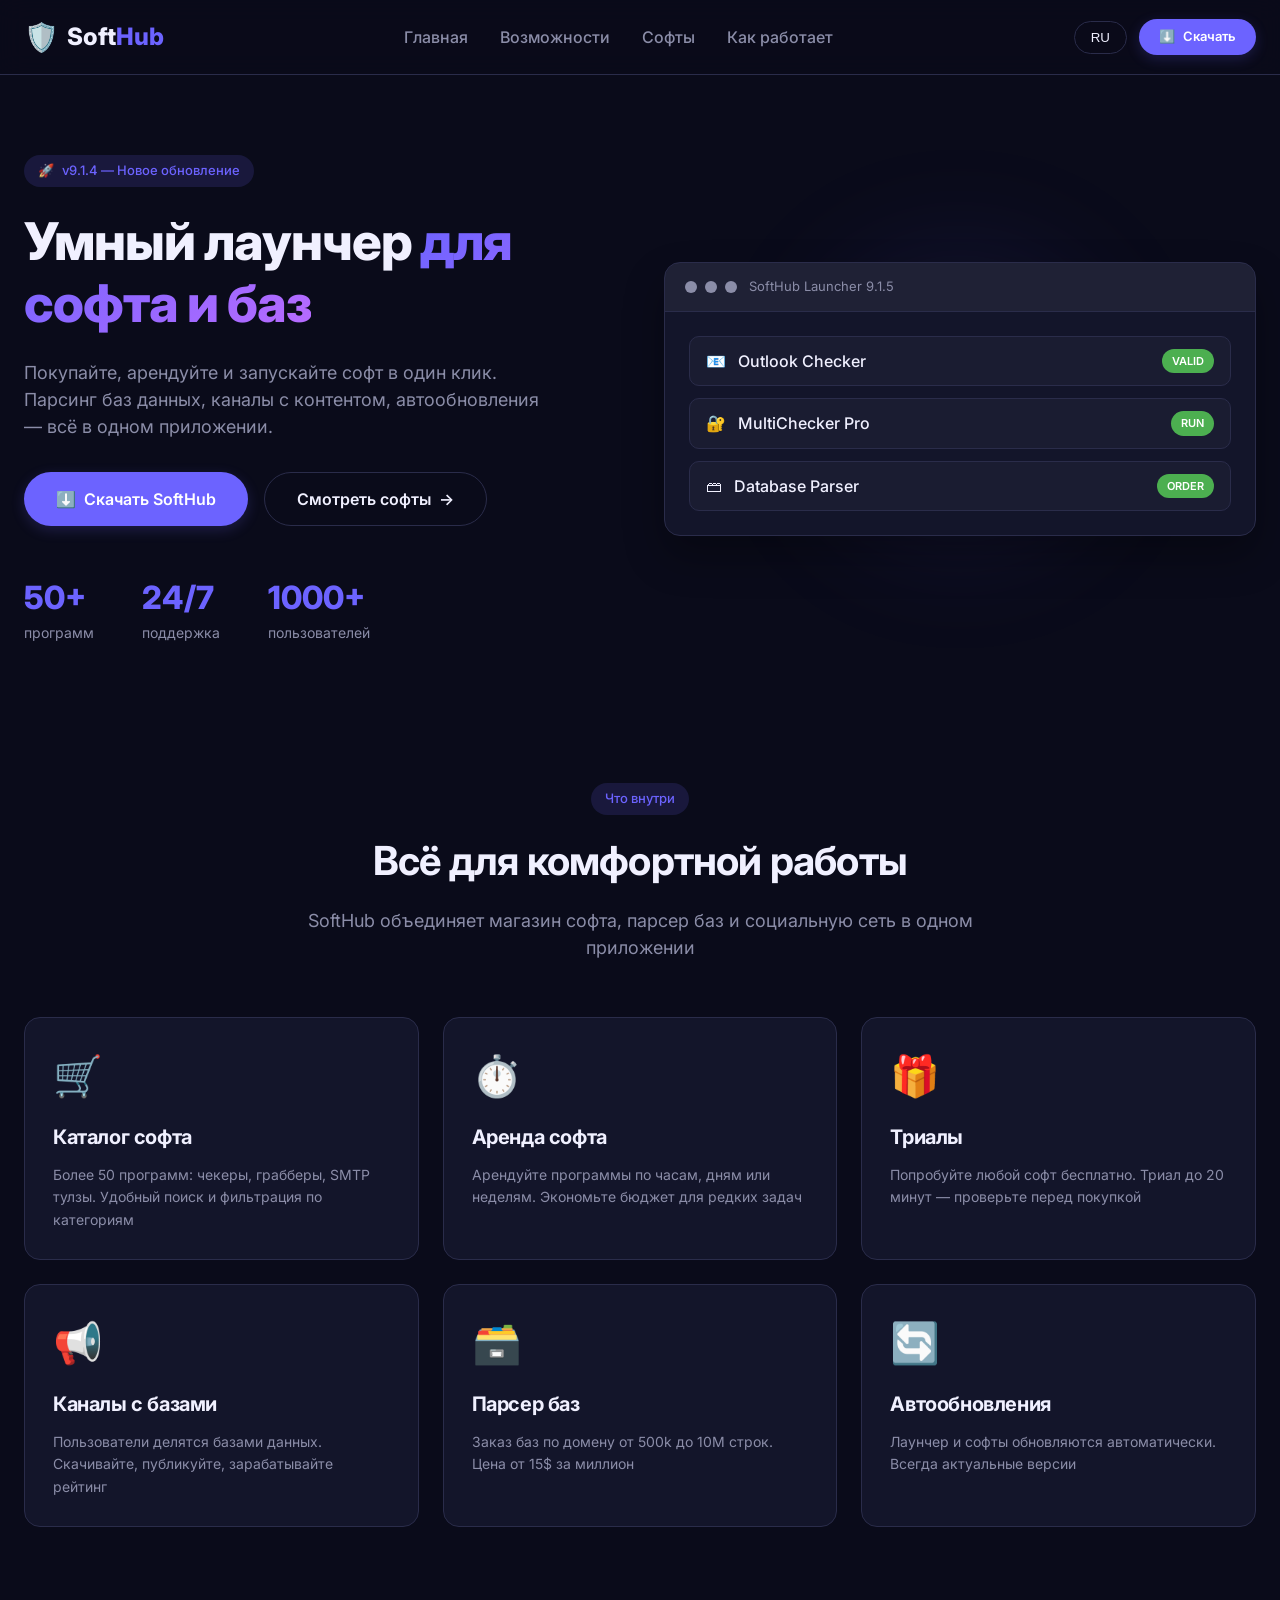
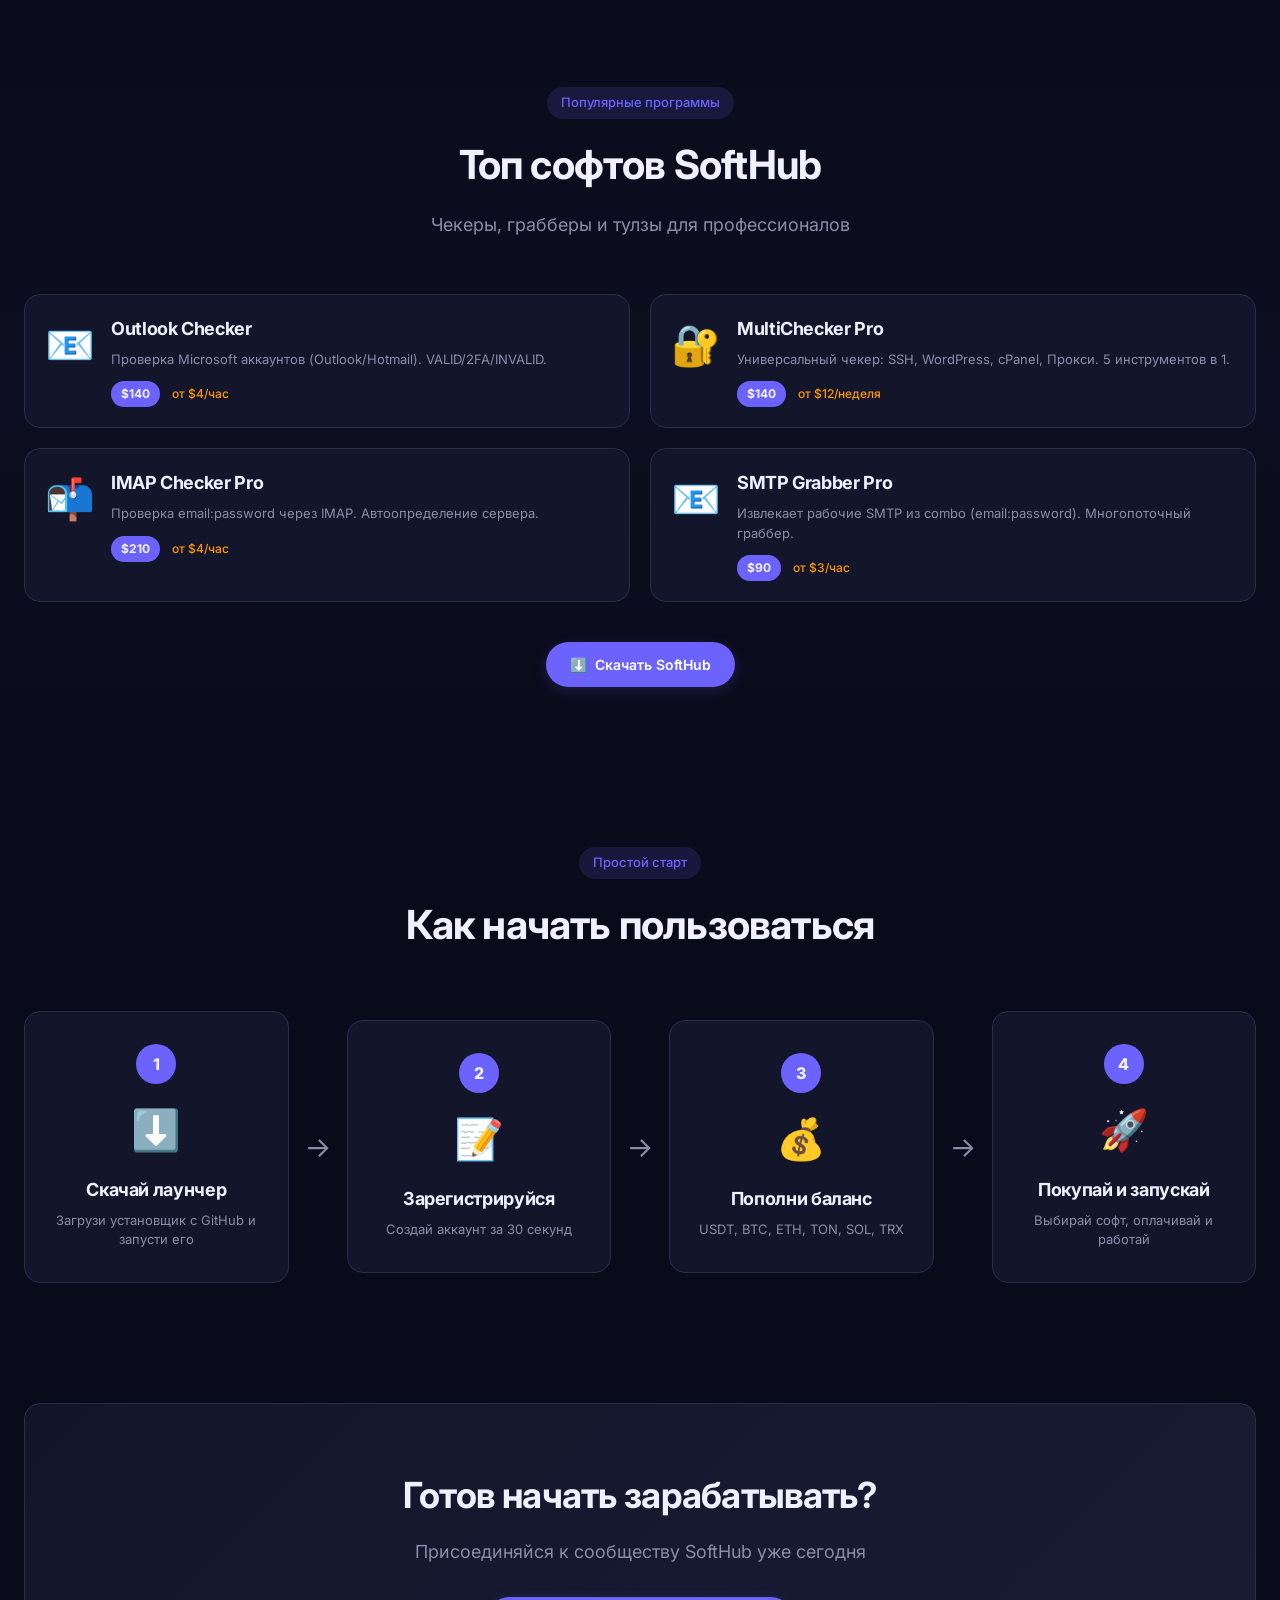
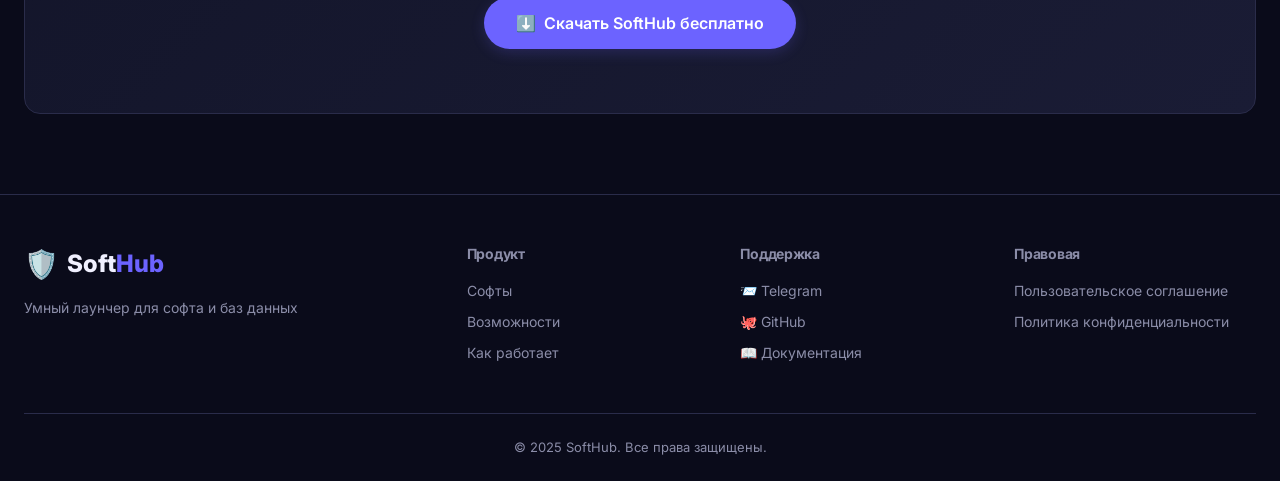
<file: index.html>
<!DOCTYPE html>
<html lang="ru">
<head>
    <meta charset="UTF-8">
    <meta name="viewport" content="width=device-width, initial-scale=1.0">
    <title>SoftHub — Умный лаунчер для софта и баз</title>
    <meta name="description" content="SoftHub — каталог софта, аренда программ, парсер баз данных, каналы с контентом. Всё в одном лаунчере.">
    <link rel="preconnect" href="https://fonts.googleapis.com">
    <link rel="preconnect" href="https://fonts.gstatic.com" crossorigin>
    <link href="https://fonts.googleapis.com/css2?family=Inter:opsz,wght@14..32,300;14..32,400;14..32,600;14..32,700;14..32,800&display=swap" rel="stylesheet">
    <link rel="stylesheet" href="style.css">
    <link rel="icon" type="image/png" href="favicon.png">
</head>
<body>
    <nav class="navbar">
        <div class="container nav-container">
            <div class="logo">
                <span class="logo-icon">🛡️</span>
                <span class="logo-text">Soft<span class="logo-accent">Hub</span></span>
            </div>
            <div class="nav-links" id="navLinks">
                <a href="#home" class="nav-link" data-i18n="nav_home">Главная</a>
                <a href="#features" class="nav-link" data-i18n="nav_features">Возможности</a>
                <a href="#softs" class="nav-link" data-i18n="nav_softs">Софты</a>
                <a href="#howitworks" class="nav-link" data-i18n="nav_how">Как работает</a>
            </div>
            <div class="nav-buttons">
                <button class="lang-btn" id="langToggleBtn">EN</button>
                <a href="https://github.com/bstoresdota-tech/bases/releases/download/v9.1.5/SoftHubLauncher.exe" class="btn btn-primary btn-sm">
                    ⬇️ <span data-i18n="nav_download">Скачать</span>
                </a>
                <button class="mobile-menu-btn" id="mobileMenuBtn">☰</button>
            </div>
        </div>
    </nav>

    <main>
        <!-- HERO SECTION -->
        <section id="home" class="hero">
            <div class="container hero-container">
                <div class="hero-content">
                    <div class="hero-badge">
                        <span>🚀</span>
                        <span data-i18n="hero_badge">v9.1.5 — Новое обновление</span>
                    </div>
                    <h1 class="hero-title">
                        <span data-i18n="hero_title_1">Умный лаунчер</span>
                        <span class="gradient-text" data-i18n="hero_title_2">для софта и баз</span>
                    </h1>
                    <p class="hero-desc" data-i18n="hero_desc">
                        Покупайте, арендуйте и запускайте софт в один клик.  
                        Парсинг баз данных, каналы с контентом, автообновления — всё в одном приложении.
                    </p>
                    <div class="hero-buttons">
                        <a href="https://github.com/bstoresdota-tech/bases/releases/download/v9.1.5/SoftHubLauncher.exe" class="btn btn-primary btn-lg">
                            ⬇️ <span data-i18n="hero_download">Скачать SoftHub</span>
                        </a>
                        <a href="#softs" class="btn btn-outline btn-lg">
                            <span data-i18n="hero_view">Смотреть софты</span> →
                        </a>
                    </div>
                    <div class="hero-stats">
                        <div class="stat">
                            <span class="stat-number">50+</span>
                            <span class="stat-label" data-i18n="stat_softs">программ</span>
                        </div>
                        <div class="stat">
                            <span class="stat-number">24/7</span>
                            <span class="stat-label" data-i18n="stat_support">поддержка</span>
                        </div>
                        <div class="stat">
                            <span class="stat-number">1000+</span>
                            <span class="stat-label" data-i18n="stat_users">пользователей</span>
                        </div>
                    </div>
                </div>
                <div class="hero-image">
                    <div class="hero-glow"></div>
                    <div class="app-preview">
                        <div class="preview-header">
                            <div class="preview-dots">
                                <span></span><span></span><span></span>
                            </div>
                            <div class="preview-title">SoftHub Launcher 9.1.5</div>
                        </div>
                        <div class="preview-content">
                            <div class="preview-soft-item">
                                <span>📧</span> Outlook Checker
                                <span class="preview-badge">VALID</span>
                            </div>
                            <div class="preview-soft-item">
                                <span>🔐</span> MultiChecker Pro
                                <span class="preview-badge">RUN</span>
                            </div>
                            <div class="preview-soft-item">
                                <span>🗃</span> Database Parser
                                <span class="preview-badge">ORDER</span>
                            </div>
                        </div>
                    </div>
                </div>
            </div>
        </section>

        <!-- FEATURES SECTION -->
        <section id="features" class="features">
            <div class="container">
                <div class="section-header">
                    <span class="section-tag" data-i18n="features_tag">Что внутри</span>
                    <h2 class="section-title" data-i18n="features_title">Всё для комфортной работы</h2>
                    <p class="section-desc" data-i18n="features_desc">SoftHub объединяет магазин софта, парсер баз и социальную сеть в одном приложении</p>
                </div>
                <div class="features-grid">
                    <div class="feature-card">
                        <div class="feature-icon">🛒</div>
                        <h3 class="feature-title" data-i18n="feature_1_title">Каталог софта</h3>
                        <p class="feature-desc" data-i18n="feature_1_desc">Более 50 программ: чекеры, грабберы, SMTP тулзы. Удобный поиск и фильтрация по категориям</p>
                    </div>
                    <div class="feature-card">
                        <div class="feature-icon">⏱️</div>
                        <h3 class="feature-title" data-i18n="feature_2_title">Аренда софта</h3>
                        <p class="feature-desc" data-i18n="feature_2_desc">Арендуйте программы по часам, дням или неделям. Экономьте бюджет для редких задач</p>
                    </div>
                    <div class="feature-card">
                        <div class="feature-icon">🎁</div>
                        <h3 class="feature-title" data-i18n="feature_3_title">Триалы</h3>
                        <p class="feature-desc" data-i18n="feature_3_desc">Попробуйте любой софт бесплатно. Триал до 20 минут — проверьте перед покупкой</p>
                    </div>
                    <div class="feature-card">
                        <div class="feature-icon">📢</div>
                        <h3 class="feature-title" data-i18n="feature_4_title">Каналы с базами</h3>
                        <p class="feature-desc" data-i18n="feature_4_desc">Пользователи делятся базами данных. Скачивайте, публикуйте, зарабатывайте рейтинг</p>
                    </div>
                    <div class="feature-card">
                        <div class="feature-icon">🗃️</div>
                        <h3 class="feature-title" data-i18n="feature_5_title">Парсер баз</h3>
                        <p class="feature-desc" data-i18n="feature_5_desc">Заказ баз по домену от 500k до 10M строк. Цена от 15$ за миллион</p>
                    </div>
                    <div class="feature-card">
                        <div class="feature-icon">🔄</div>
                        <h3 class="feature-title" data-i18n="feature_6_title">Автообновления</h3>
                        <p class="feature-desc" data-i18n="feature_6_desc">Лаунчер и софты обновляются автоматически. Всегда актуальные версии</p>
                    </div>
                </div>
            </div>
        </section>

        <!-- SOFTS SECTION -->
        <section id="softs" class="softs">
            <div class="container">
                <div class="section-header">
                    <span class="section-tag" data-i18n="softs_tag">Популярные программы</span>
                    <h2 class="section-title" data-i18n="softs_title">Топ софтов SoftHub</h2>
                    <p class="section-desc" data-i18n="softs_desc">Чекеры, грабберы и тулзы для профессионалов</p>
                </div>
                <div class="softs-grid">
                    <div class="soft-card">
                        <div class="soft-icon">📧</div>
                        <div class="soft-info">
                            <h4 class="soft-name">Outlook Checker</h4>
                            <p class="soft-desc">Проверка Microsoft аккаунтов (Outlook/Hotmail). VALID/2FA/INVALID.</p>
                            <div class="soft-price">
                                <span class="price-buy">$140</span>
                                <span class="price-rent">от $4/час</span>
                            </div>
                        </div>
                    </div>
                    <div class="soft-card">
                        <div class="soft-icon">🔐</div>
                        <div class="soft-info">
                            <h4 class="soft-name">MultiChecker Pro</h4>
                            <p class="soft-desc">Универсальный чекер: SSH, WordPress, cPanel, Прокси. 5 инструментов в 1.</p>
                            <div class="soft-price">
                                <span class="price-buy">$140</span>
                                <span class="price-rent">от $12/неделя</span>
                            </div>
                        </div>
                    </div>
                    <div class="soft-card">
                        <div class="soft-icon">📬</div>
                        <div class="soft-info">
                            <h4 class="soft-name">IMAP Checker Pro</h4>
                            <p class="soft-desc">Проверка email:password через IMAP. Автоопределение сервера.</p>
                            <div class="soft-price">
                                <span class="price-buy">$210</span>
                                <span class="price-rent">от $4/час</span>
                            </div>
                        </div>
                    </div>
                    <div class="soft-card">
                        <div class="soft-icon">📧</div>
                        <div class="soft-info">
                            <h4 class="soft-name">SMTP Grabber Pro</h4>
                            <p class="soft-desc">Извлекает рабочие SMTP из combo (email:password). Многопоточный граббер.</p>
                            <div class="soft-price">
                                <span class="price-buy">$90</span>
                                <span class="price-rent">от $3/час</span>
                            </div>
                        </div>
                    </div>
                </div>
                <div class="text-center softs-more">
                    <a href="https://github.com/bstoresdota-tech/bases/releases/download/v9.1.5/SoftHubLauncher.exe" class="btn btn-primary">
                        ⬇️ <span data-i18n="softs_more">Скачать SoftHub</span>
                    </a>
                </div>
            </div>
        </section>

        <!-- HOW IT WORKS -->
        <section id="howitworks" class="howitworks">
            <div class="container">
                <div class="section-header">
                    <span class="section-tag" data-i18n="how_tag">Простой старт</span>
                    <h2 class="section-title" data-i18n="how_title">Как начать пользоваться</h2>
                </div>
                <div class="steps">
                    <div class="step">
                        <div class="step-number">1</div>
                        <div class="step-icon">⬇️</div>
                        <h4 class="step-title" data-i18n="step1_title">Скачай лаунчер</h4>
                        <p class="step-desc" data-i18n="step1_desc">Загрузи установщик с GitHub и запусти его</p>
                    </div>
                    <div class="step-arrow">→</div>
                    <div class="step">
                        <div class="step-number">2</div>
                        <div class="step-icon">📝</div>
                        <h4 class="step-title" data-i18n="step2_title">Зарегистрируйся</h4>
                        <p class="step-desc" data-i18n="step2_desc">Создай аккаунт за 30 секунд</p>
                    </div>
                    <div class="step-arrow">→</div>
                    <div class="step">
                        <div class="step-number">3</div>
                        <div class="step-icon">💰</div>
                        <h4 class="step-title" data-i18n="step3_title">Пополни баланс</h4>
                        <p class="step-desc" data-i18n="step3_desc">USDT, BTC, ETH, TON, SOL, TRX</p>
                    </div>
                    <div class="step-arrow">→</div>
                    <div class="step">
                        <div class="step-number">4</div>
                        <div class="step-icon">🚀</div>
                        <h4 class="step-title" data-i18n="step4_title">Покупай и запускай</h4>
                        <p class="step-desc" data-i18n="step4_desc">Выбирай софт, оплачивай и работай</p>
                    </div>
                </div>
            </div>
        </section>

        <!-- CTA SECTION -->
        <section class="cta">
            <div class="container">
                <div class="cta-card">
                    <h2 class="cta-title" data-i18n="cta_title">Готов начать зарабатывать?</h2>
                    <p class="cta-desc" data-i18n="cta_desc">Присоединяйся к сообществу SoftHub уже сегодня</p>
                    <a href="https://github.com/bstoresdota-tech/bases/releases/download/v9.1.5/SoftHubLauncher.exe" class="btn btn-primary btn-lg">
                        ⬇️ <span data-i18n="cta_btn">Скачать SoftHub бесплатно</span>
                    </a>
                </div>
            </div>
        </section>
    </main>

    <footer class="footer">
        <div class="container">
            <div class="footer-content">
                <div class="footer-brand">
                    <div class="logo">
                        <span class="logo-icon">🛡️</span>
                        <span class="logo-text">Soft<span class="logo-accent">Hub</span></span>
                    </div>
                    <p data-i18n="footer_desc">Умный лаунчер для софта и баз данных</p>
                </div>
                <div class="footer-links">
                    <div class="footer-col">
                        <h4 data-i18n="footer_product">Продукт</h4>
                        <a href="#softs" data-i18n="footer_softs">Софты</a>
                        <a href="#features" data-i18n="footer_features">Возможности</a>
                        <a href="#howitworks" data-i18n="footer_how">Как работает</a>
                    </div>
                    <div class="footer-col">
                        <h4 data-i18n="footer_support">Поддержка</h4>
                        <a href="https://t.me/Softhub_official" target="_blank">📨 Telegram</a>
                        <a href="https://github.com/bstoresdota-tech" target="_blank">🐙 GitHub</a>
                        <a href="#" id="docsLink">📖 Документация</a>
                    </div>
                    <div class="footer-col">
                        <h4 data-i18n="footer_legal">Правовая</h4>
                        <a href="#" id="termsLink" data-i18n="footer_terms">Пользовательское соглашение</a>
                        <a href="#" id="privacyLink" data-i18n="footer_privacy">Политика конфиденциальности</a>
                    </div>
                </div>
            </div>
            <div class="footer-bottom">
                <p>© 2025 SoftHub. <span data-i18n="footer_copyright">Все права защищены</span>.</p>
            </div>
        </div>
    </footer>

    <script src="script.js"></script>
</body>
</html>
</file>
<file: style.css>
* {
    margin: 0;
    padding: 0;
    box-sizing: border-box;
}

:root {
    --bg-dark: #0a0b1a;
    --bg-card: #13152a;
    --bg-card-hover: #1a1c35;
    --border: #2a2c4a;
    --text-primary: #f0f0ff;
    --text-secondary: #8b8da8;
    --accent: #6c63ff;
    --accent-hover: #857eff;
    --accent-glow: rgba(108, 99, 255, 0.2);
    --success: #4caf50;
    --warning: #ff9800;
    --error: #f44336;
    --gradient-start: #6c63ff;
    --gradient-end: #b86bff;
    --radius: 16px;
    --radius-sm: 10px;
    --transition: all 0.3s ease;
}

body {
    font-family: 'Inter', sans-serif;
    background: var(--bg-dark);
    color: var(--text-primary);
    line-height: 1.5;
    overflow-x: hidden;
}

.container {
    max-width: 1280px;
    margin: 0 auto;
    padding: 0 24px;
}

/* Typography */
h1, h2, h3, h4 {
    font-weight: 700;
    letter-spacing: -0.02em;
}

.gradient-text {
    background: linear-gradient(135deg, var(--gradient-start), var(--gradient-end));
    -webkit-background-clip: text;
    background-clip: text;
    color: transparent;
}

/* Buttons */
.btn {
    display: inline-flex;
    align-items: center;
    gap: 8px;
    padding: 12px 24px;
    border-radius: 40px;
    font-weight: 600;
    font-size: 14px;
    text-decoration: none;
    transition: var(--transition);
    cursor: pointer;
    border: none;
    font-family: inherit;
}

.btn-primary {
    background: var(--accent);
    color: white;
    box-shadow: 0 4px 14px var(--accent-glow);
}

.btn-primary:hover {
    background: var(--accent-hover);
    transform: translateY(-2px);
    box-shadow: 0 6px 20px var(--accent-glow);
}

.btn-outline {
    background: transparent;
    border: 1.5px solid var(--border);
    color: var(--text-primary);
}

.btn-outline:hover {
    border-color: var(--accent);
    background: rgba(108, 99, 255, 0.1);
    transform: translateY(-2px);
}

.btn-lg {
    padding: 14px 32px;
    font-size: 16px;
}

.btn-sm {
    padding: 8px 20px;
    font-size: 13px;
}

/* Navbar */
.navbar {
    position: sticky;
    top: 0;
    z-index: 100;
    background: rgba(10, 11, 26, 0.9);
    backdrop-filter: blur(12px);
    border-bottom: 1px solid var(--border);
    padding: 16px 0;
}

.nav-container {
    display: flex;
    justify-content: space-between;
    align-items: center;
}

.logo {
    display: flex;
    align-items: center;
    gap: 8px;
    font-size: 24px;
    font-weight: 800;
}

.logo-icon {
    font-size: 28px;
}

.logo-text {
    color: var(--text-primary);
}

.logo-accent {
    color: var(--accent);
}

.nav-links {
    display: flex;
    gap: 32px;
}

.nav-link {
    color: var(--text-secondary);
    text-decoration: none;
    font-weight: 500;
    transition: var(--transition);
}

.nav-link:hover {
    color: var(--accent);
}

.nav-buttons {
    display: flex;
    align-items: center;
    gap: 12px;
}

.lang-btn {
    background: transparent;
    border: 1px solid var(--border);
    padding: 8px 16px;
    border-radius: 40px;
    color: var(--text-primary);
    font-weight: 500;
    cursor: pointer;
    transition: var(--transition);
}

.lang-btn:hover {
    border-color: var(--accent);
    color: var(--accent);
}

.mobile-menu-btn {
    display: none;
    background: transparent;
    border: none;
    font-size: 28px;
    color: var(--text-primary);
    cursor: pointer;
}

/* Hero */
.hero {
    padding: 80px 0 60px;
    overflow: hidden;
}

.hero-container {
    display: grid;
    grid-template-columns: 1fr 1fr;
    gap: 48px;
    align-items: center;
}

.hero-badge {
    display: inline-flex;
    align-items: center;
    gap: 8px;
    background: rgba(108, 99, 255, 0.15);
    padding: 6px 14px;
    border-radius: 40px;
    font-size: 13px;
    font-weight: 500;
    color: var(--accent);
    margin-bottom: 24px;
}

.hero-title {
    font-size: 52px;
    font-weight: 800;
    line-height: 1.2;
    margin-bottom: 24px;
}

.hero-desc {
    font-size: 18px;
    color: var(--text-secondary);
    margin-bottom: 32px;
    max-width: 90%;
}

.hero-buttons {
    display: flex;
    gap: 16px;
    margin-bottom: 48px;
    flex-wrap: wrap;
}

.hero-stats {
    display: flex;
    gap: 48px;
}

.stat {
    display: flex;
    flex-direction: column;
}

.stat-number {
    font-size: 32px;
    font-weight: 800;
    color: var(--accent);
}

.stat-label {
    font-size: 14px;
    color: var(--text-secondary);
}

.hero-image {
    position: relative;
}

.hero-glow {
    position: absolute;
    width: 300px;
    height: 300px;
    background: radial-gradient(circle, var(--accent-glow), transparent);
    border-radius: 50%;
    filter: blur(60px);
    top: 50%;
    left: 50%;
    transform: translate(-50%, -50%);
}

.app-preview {
    background: var(--bg-card);
    border-radius: var(--radius);
    border: 1px solid var(--border);
    overflow: hidden;
    position: relative;
    z-index: 1;
    box-shadow: 0 20px 40px rgba(0, 0, 0, 0.3);
}

.preview-header {
    background: rgba(255, 255, 255, 0.05);
    padding: 14px 20px;
    display: flex;
    align-items: center;
    gap: 12px;
    border-bottom: 1px solid var(--border);
}

.preview-dots {
    display: flex;
    gap: 8px;
}

.preview-dots span {
    width: 12px;
    height: 12px;
    border-radius: 50%;
    background: var(--text-secondary);
}

.preview-title {
    font-size: 13px;
    color: var(--text-secondary);
}

.preview-content {
    padding: 24px;
    display: flex;
    flex-direction: column;
    gap: 12px;
}

.preview-soft-item {
    background: rgba(255, 255, 255, 0.03);
    padding: 12px 16px;
    border-radius: var(--radius-sm);
    display: flex;
    align-items: center;
    gap: 12px;
    font-weight: 500;
    border: 1px solid var(--border);
}

.preview-badge {
    margin-left: auto;
    background: var(--success);
    padding: 4px 10px;
    border-radius: 20px;
    font-size: 11px;
    font-weight: 600;
    color: white;
}

/* Section Header */
.section-header {
    text-align: center;
    max-width: 700px;
    margin: 0 auto 56px;
}

.section-tag {
    display: inline-block;
    background: rgba(108, 99, 255, 0.15);
    padding: 6px 14px;
    border-radius: 40px;
    font-size: 13px;
    font-weight: 500;
    color: var(--accent);
    margin-bottom: 16px;
}

.section-title {
    font-size: 40px;
    margin-bottom: 16px;
}

.section-desc {
    font-size: 18px;
    color: var(--text-secondary);
}

/* Features */
.features {
    padding: 80px 0;
}

.features-grid {
    display: grid;
    grid-template-columns: repeat(3, 1fr);
    gap: 24px;
}

.feature-card {
    background: var(--bg-card);
    padding: 28px;
    border-radius: var(--radius);
    border: 1px solid var(--border);
    transition: var(--transition);
}

.feature-card:hover {
    transform: translateY(-4px);
    border-color: var(--accent);
    background: var(--bg-card-hover);
}

.feature-icon {
    font-size: 40px;
    margin-bottom: 16px;
}

.feature-title {
    font-size: 20px;
    margin-bottom: 12px;
}

.feature-desc {
    color: var(--text-secondary);
    font-size: 14px;
    line-height: 1.6;
}

/* Softs Section */
.softs {
    padding: 80px 0;
    background: linear-gradient(180deg, transparent, rgba(108, 99, 255, 0.03), transparent);
}

.softs-grid {
    display: grid;
    grid-template-columns: repeat(2, 1fr);
    gap: 20px;
    margin-bottom: 40px;
}

.soft-card {
    background: var(--bg-card);
    border-radius: var(--radius);
    padding: 20px;
    display: flex;
    gap: 16px;
    border: 1px solid var(--border);
    transition: var(--transition);
}

.soft-card:hover {
    border-color: var(--accent);
    transform: translateX(4px);
}

.soft-icon {
    font-size: 40px;
}

.soft-info {
    flex: 1;
}

.soft-name {
    font-size: 18px;
    margin-bottom: 8px;
}

.soft-desc {
    font-size: 13px;
    color: var(--text-secondary);
    margin-bottom: 12px;
    line-height: 1.5;
}

.soft-price {
    display: flex;
    gap: 12px;
    align-items: center;
}

.price-buy {
    background: var(--accent);
    padding: 4px 10px;
    border-radius: 20px;
    font-size: 12px;
    font-weight: 700;
}

.price-rent {
    color: var(--warning);
    font-size: 12px;
    font-weight: 500;
}

.softs-more {
    margin-top: 32px;
}

.text-center {
    text-align: center;
}

/* How it Works */
.howitworks {
    padding: 80px 0;
}

.steps {
    display: flex;
    align-items: center;
    justify-content: center;
    flex-wrap: wrap;
    gap: 16px;
}

.step {
    text-align: center;
    background: var(--bg-card);
    padding: 32px 24px;
    border-radius: var(--radius);
    border: 1px solid var(--border);
    min-width: 200px;
    flex: 1;
}

.step-number {
    width: 40px;
    height: 40px;
    background: var(--accent);
    border-radius: 50%;
    display: flex;
    align-items: center;
    justify-content: center;
    font-weight: 800;
    margin: 0 auto 16px;
}

.step-icon {
    font-size: 40px;
    margin-bottom: 16px;
}

.step-title {
    font-size: 18px;
    margin-bottom: 8px;
}

.step-desc {
    font-size: 13px;
    color: var(--text-secondary);
}

.step-arrow {
    font-size: 28px;
    color: var(--text-secondary);
}

/* CTA Section */
.cta {
    padding: 40px 0 80px;
}

.cta-card {
    background: linear-gradient(135deg, var(--bg-card), var(--bg-card-hover));
    border-radius: var(--radius);
    padding: 64px 48px;
    text-align: center;
    border: 1px solid var(--border);
}

.cta-title {
    font-size: 36px;
    margin-bottom: 16px;
}

.cta-desc {
    font-size: 18px;
    color: var(--text-secondary);
    margin-bottom: 32px;
}

/* Footer */
.footer {
    border-top: 1px solid var(--border);
    padding: 48px 0 24px;
}

.footer-content {
    display: grid;
    grid-template-columns: 1fr 2fr;
    gap: 48px;
    margin-bottom: 40px;
}

.footer-brand p {
    color: var(--text-secondary);
    font-size: 14px;
    margin-top: 12px;
}

.footer-links {
    display: grid;
    grid-template-columns: repeat(3, 1fr);
    gap: 32px;
}

.footer-col h4 {
    font-size: 14px;
    margin-bottom: 16px;
    color: var(--text-secondary);
}

.footer-col a {
    display: block;
    color: var(--text-secondary);
    text-decoration: none;
    font-size: 14px;
    margin-bottom: 10px;
    transition: var(--transition);
}

.footer-col a:hover {
    color: var(--accent);
}

.footer-bottom {
    text-align: center;
    padding-top: 24px;
    border-top: 1px solid var(--border);
    color: var(--text-secondary);
    font-size: 13px;
}

/* Responsive */
@media (max-width: 1024px) {
    .hero-title {
        font-size: 42px;
    }
    
    .features-grid {
        grid-template-columns: repeat(2, 1fr);
    }
}

@media (max-width: 768px) {
    .mobile-menu-btn {
        display: block;
    }
    
    .nav-links {
        display: none;
        position: absolute;
        top: 70px;
        left: 0;
        right: 0;
        background: var(--bg-dark);
        flex-direction: column;
        padding: 24px;
        gap: 20px;
        border-bottom: 1px solid var(--border);
    }
    
    .nav-links.active {
        display: flex;
    }
    
    .hero-container {
        grid-template-columns: 1fr;
        text-align: center;
    }
    
    .hero-desc {
        max-width: 100%;
    }
    
    .hero-buttons {
        justify-content: center;
    }
    
    .hero-stats {
        justify-content: center;
    }
    
    .features-grid {
        grid-template-columns: 1fr;
    }
    
    .softs-grid {
        grid-template-columns: 1fr;
    }
    
    .steps {
        flex-direction: column;
    }
    
    .step-arrow {
        transform: rotate(90deg);
    }
    
    .footer-content {
        grid-template-columns: 1fr;
        gap: 32px;
    }
    
    .footer-links {
        grid-template-columns: repeat(2, 1fr);
    }
    
    .section-title {
        font-size: 32px;
    }
    
    .cta-title {
        font-size: 28px;
    }
    
    .cta-card {
        padding: 40px 24px;
    }
}

@media (max-width: 480px) {
    .hero-title {
        font-size: 32px;
    }
    
    .footer-links {
        grid-template-columns: 1fr;
    }
    
    .nav-buttons .btn-sm {
        display: none;
    }
}
</file>
